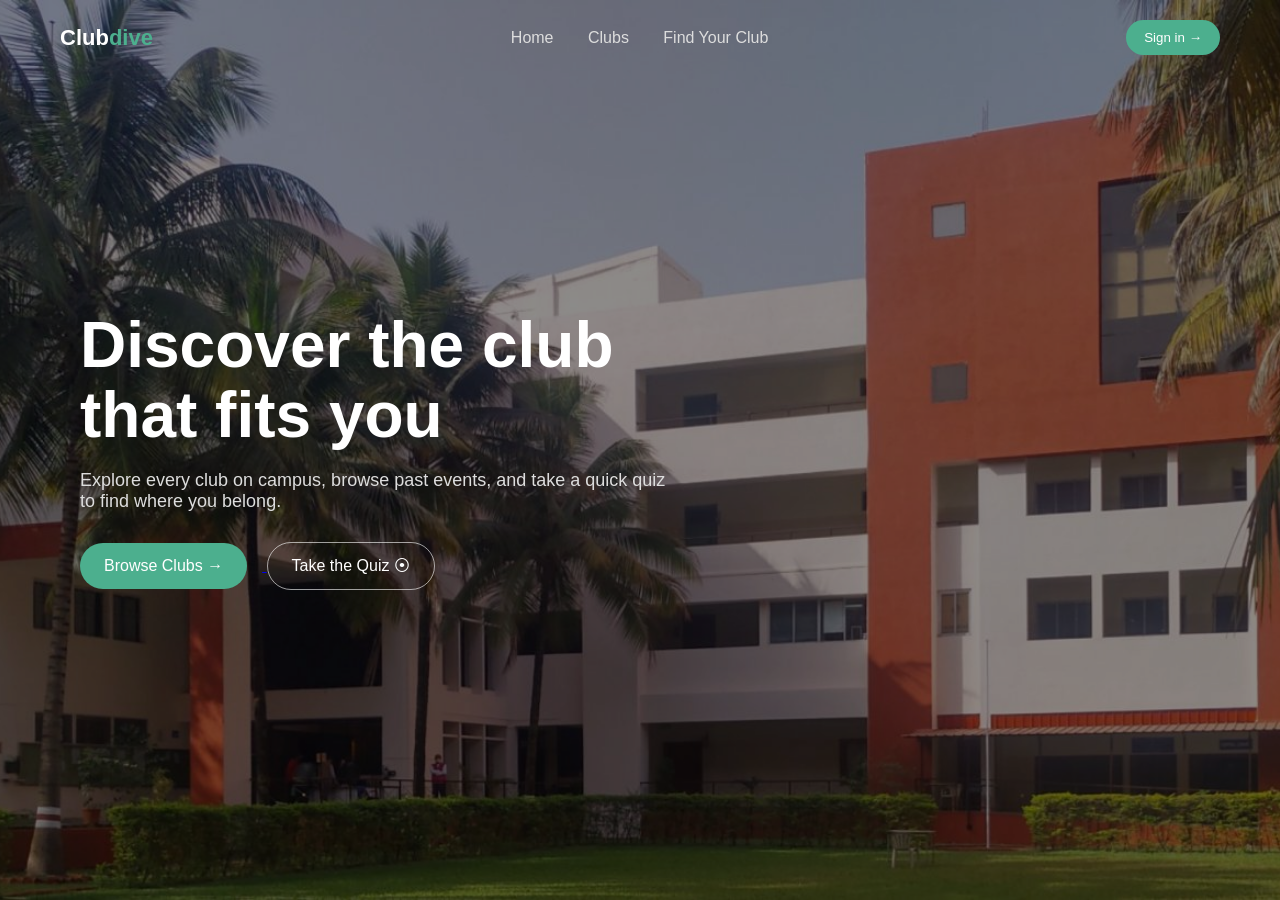
<file: index.html>
<!DOCTYPE html>
<html lang="en">
<head>
  <meta charset="UTF-8">
  <meta name="viewport" content="width=device-width, initial-scale=1.0">
  <title>ClubDive</title>
  <link rel="stylesheet" href="style.css">
</head>
<body>

  <!-- NAVBAR -->
  <header class="navbar">
    <div class="logo">Club<span>dive</span></div>

    <nav class="nav-links">
      <a href="#">Home</a>
      <a href="browse.html">Clubs</a>
      <a href="quiz.html">Find Your Club</a>
    </nav>

    <button class="signin-btn">Sign in →</button>
  </header>

  <!-- HERO SECTION -->
  <section class="hero">
    <div class="overlay"></div>

    <div class="hero-content">
      <h1>Discover the club<br>that fits you</h1>

      <p>
        Explore every club on campus, browse past events, and
        take a quick quiz to find where you belong.
      </p>

      <div class="buttons">
        <a href="browse.html">
  <button class="primary-btn">Browse Clubs →</button>
</a>
       <a href="quiz.html">
  <button class="secondary-btn">Take the Quiz ⦿</button>
</a>
      </div>
    </div>
  </section>

</body>
</html>
</file>
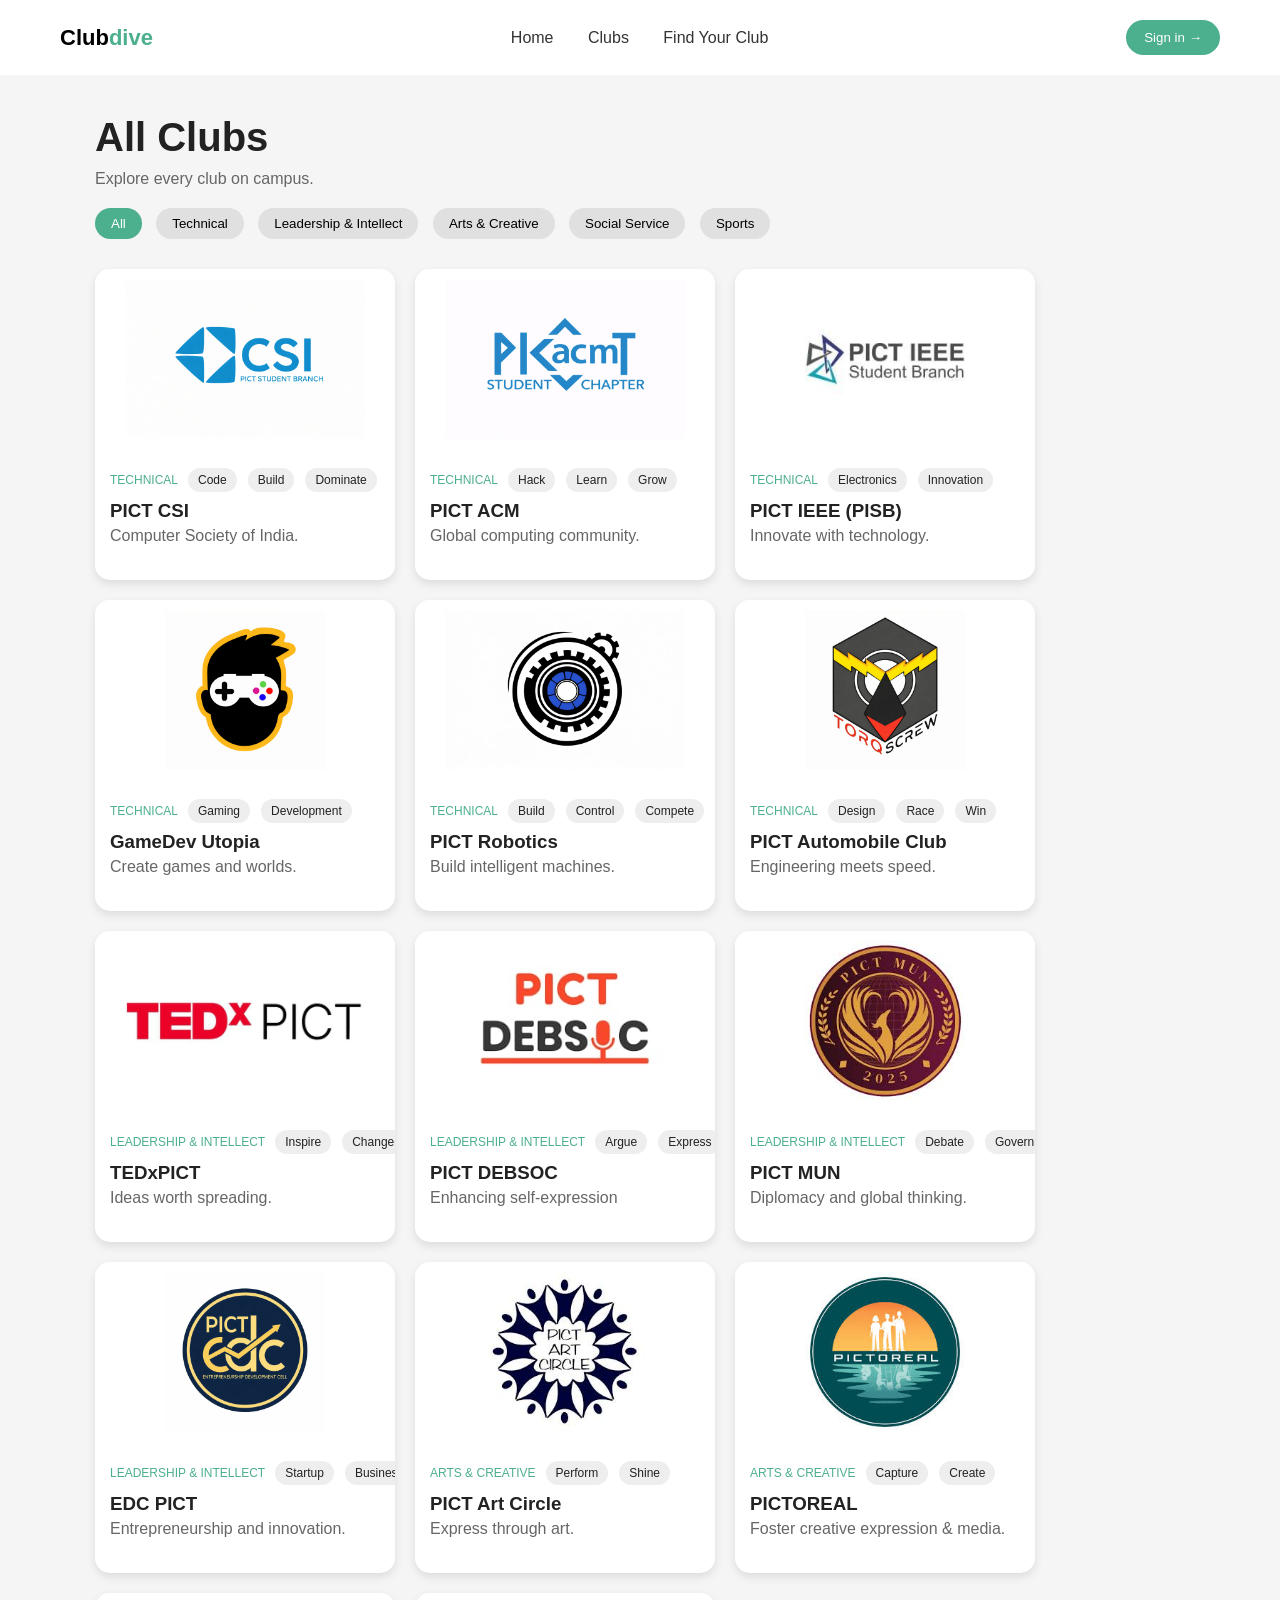
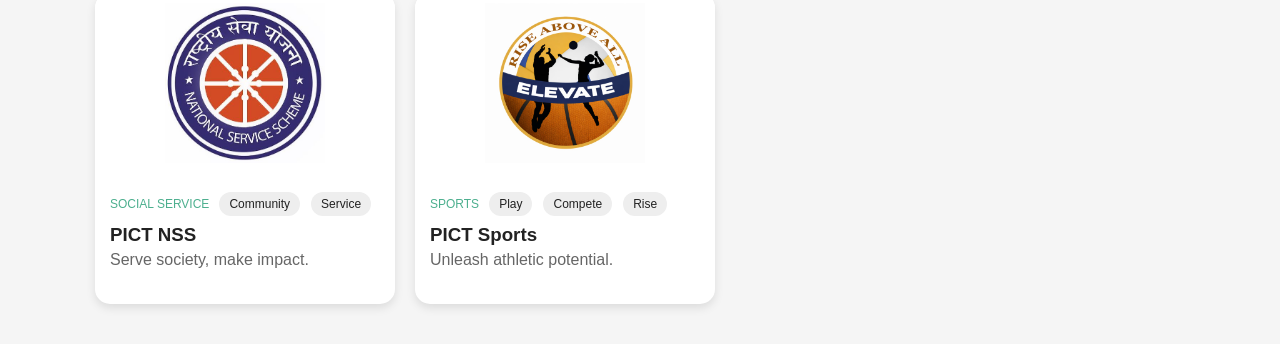
<file: browse.html>
<!DOCTYPE html>
<html lang="en">
<head>
  <meta charset="UTF-8">
  <title>Browse Clubs</title>
  <link rel="stylesheet" href="style.css">
  <link rel="stylesheet" href="browse.css">

  <style>
    body {
      background: #f5f5f5;
      color: #222;
    }

    /* NAVBAR FIX (visible on white bg) */
    .navbar {
      position: static;
      background: white;
      color: black;
    }

    .nav-links a {
      color: #333;
    }

    /* PAGE CONTENT */
    .container {
      padding: 40px 60px;
    }

    h1 {
      font-size: 40px;
      margin-bottom: 10px;
    }

    p {
      color: #666;
      margin-bottom: 20px;
    }

    /* FILTER BUTTONS */
    .filters button {
      padding: 8px 16px;
      margin-right: 10px;
      border-radius: 20px;
      border: none;
      cursor: pointer;
      background: #e0e0e0;
    }

    .filters .active {
      background: #4CAF8E;
      color: white;
    }

    /* CARDS */
    .cards {
      display: flex;
      gap: 20px;
      margin-top: 30px;
      flex-wrap: wrap;
    }

    .card {
      background: white;
      border-radius: 15px;
      width: 300px;
      overflow: hidden;
      box-shadow: 0 4px 10px rgba(0,0,0,0.1);
    }

    .card img {
      width: 100%;
      height: 180px;
      object-fit: cover;
    }

    .card-content {
      padding: 15px;
    }

    .category {
      font-size: 12px;
      color: #4CAF8E;
      text-transform: uppercase;
    }

    .card h3 {
      margin: 5px 0;
    }

    .tags span {
      background: #eee;
      padding: 5px 10px;
      border-radius: 15px;
      font-size: 12px;
      margin-right: 5px;
    }
  </style>
</head>

<body>

  <!-- NAVBAR -->
  <header class="navbar">
    <div class="logo">Club<span>dive</span></div>

    <nav class="nav-links">
      <a href="index.html">Home</a>
      <a href="browse.html">Clubs</a>
      <a href="quiz.html">Find Your Club</a>
    </nav>

    <a href="signin.html">
      <button class="signin-btn">Sign in →</button>
    </a>
  </header>

  <!-- CONTENT -->
  <div class="container">
    <div class="top-section">
    <h1>All Clubs</h1>
    <p>Explore every club on campus.</p>

    <!-- FILTERS -->
    <div class="filters">
  <button class="active" data-category="all">All</button>
  <button data-category="technical">Technical</button>
  <button data-category="leadership">Leadership & Intellect</button>
  <button data-category="arts">Arts & Creative</button>
  <button data-category="social">Social Service</button>
  <button data-category="sports">Sports</button>
</div>
</div> <!-- top-section -->

    <!-- CARDS -->
    <div class="cards">
         <div class="card" data-category="technical"onclick="openClub('csi')">
  <img src="CSI.jpeg">
  <div class="card-content">
    <div class="top-row">
    <div class="category">Technical</div>

    <div class="tags">
      <span>Code</span>
      <span>Build</span>
      <span>Dominate</span>
    </div>
  </div>
    <h3>PICT CSI</h3>
    <p>Computer Society of India.</p>
  </div>
</div>

<div class="card" data-category="technical"onclick="openClub('acm')">
  <img src="ACM.jpeg">
  <div class="card-content">
    <div class="top-row">
    <span class="category">Technical</span>
    <div class="tags">
      <span>Hack</span>
      <span>Learn</span>
      <span>Grow</span>
    </div>
  </div>
    <h3>PICT ACM</h3>
    <p>Global computing community.</p>
  </div>
</div>

<div class="card" data-category="technical"onclick="openClub('ieee')">
  <img src="IEEE.jpeg">
  <div class="card-content">
     <div class="top-row">
    <span class="category">Technical</span>
    <div class="tags">
      <span>Electronics</span>
      <span>Innovation</span>
    </div>
  </div>
    <h3>PICT IEEE (PISB)</h3>
    <p>Innovate with technology.</p>
  </div>
</div>

<div class="card" data-category="technical"onclick="openClub('gamedev')">
  <img src="GAMEDEVUTOPIA.jpeg">
  <div class="card-content">
      <div class="top-row">
    <span class="category">Technical</span>
    <div class="tags">
      <span>Gaming</span>
      <span>Development</span>
    </div>
  </div>
    <h3>GameDev Utopia</h3>
    <p>Create games and worlds.</p>
  </div>
</div>

<div class="card" data-category="technical"onclick="openClub('robotics')">
  <img src="ROBOTICS.jpeg">
  <div class="card-content">
      <div class="top-row">
    <span class="category">Technical</span>
    <div class="tags">
      <span>Build</span>
      <span>Control</span>
      <span>Compete</span>
    </div>
  </div>
    <h3>PICT Robotics</h3>
    <p>Build intelligent machines.</p>
  </div>
</div>

<div class="card" data-category="technical"onclick="openClub('auto')">
  <img src="AUTOMOBILE.jpeg">
  <div class="card-content">
      <div class="top-row">
    <span class="category">Technical</span>
    <div class="tags">
      <span>Design</span>
      <span>Race</span>
      <span>Win</span>
    </div>
  </div>
    <h3>PICT Automobile Club</h3>
    <p>Engineering meets speed.</p>
  </div>
</div>

<div class="card" data-category="leadership"onclick="openClub('tedx')">
  <img src="TEDX.jpeg">
  <div class="card-content">
     <div class="top-row">
    <span class="category">Leadership & Intellect</span>
    <div class="tags">
      <span>Inspire</span>
      <span>Change</span>
    </div>
  </div>
    <h3>TEDxPICT</h3>
    <p>Ideas worth spreading.</p>
  </div>
</div>

<div class="card" data-category="leadership"onclick="openClub('debate')">
  <img src="DEBSOC.jpeg">
  <div class="card-content">
  <div class="top-row">
    <span class="category">Leadership & Intellect</span>
    <div class="tags">
      <span>Argue</span>
      <span>Express</span>
    </div>
  </div>
    <h3>PICT DEBSOC</h3>
    <p>Enhancing self-expression</p>
  </div>
</div>

<div class="card" data-category="leadership"onclick="openClub('mun')">
  <img src="MUN.jpeg">
  <div class="card-content">
  <div class="top-row">
    <span class="category">Leadership & Intellect</span>
    <div class="tags">
      <span>Debate</span>
      <span>Govern</span>
    
    </div>
  </div>
    <h3>PICT MUN</h3>
    <p>Diplomacy and global thinking.</p>
  </div>
</div>

<div class="card" data-category="leadership"onclick="openClub('edc')">
  <img src="EDC.jpeg">
  <div class="card-content">
   <div class="top-row">
    <span class="category">Leadership & Intellect</span>
    <div class="tags">
      <span>Startup</span>
      <span>Business</span>
    </div>
  </div>
    <h3>EDC PICT</h3>
    <p>Entrepreneurship and innovation.</p>
  </div>
</div>

<div class="card" data-category="arts"onclick="openClub('artcircle')">
  <img src="ARTCIRCLE.jpeg">
  <div class="card-content">
  <div class="top-row">
    <span class="category">Arts & Creative</span>
    <div class="tags">
      <span>Perform</span>
      <span>Shine</span>
    </div>
  </div>
    <h3>PICT Art Circle</h3>
    <p>Express through art.</p>
  </div>
</div>

<div class="card" data-category="arts"onclick="openClub('pictoreal')">
  <img src="PICTOREAL.jpeg">
  <div class="card-content">
  <div class="top-row">
    <span class="category">Arts & Creative</span>
    <div class="tags">
      <span>Capture</span>
      <span>Create</span>
    
    </div>
  </div>
    <h3>PICTOREAL</h3>
    <p>Foster creative expression & media.</p>
  </div>
</div>

<div class="card" data-category="social"onclick="openClub('nss')">
  <img src="NSS.jpeg">
  <div class="card-content">
  <div class="top-row">
    <span class="category">Social Service</span>
    <div class="tags">
      <span>Community</span>
      <span>Service</span>
     
    </div>
  </div>
    <h3>PICT NSS</h3>
    <p>Serve society, make impact.</p>
  </div>
</div>

<div class="card" data-category="sports"onclick="openClub('sports')">
  <img src="SPORTS.jpeg">
  <div class="card-content">
  <div class="top-row">
    <span class="category">Sports</span>
    <div class="tags">
      <span>Play</span>
      <span>Compete</span>
      <span>Rise</span>
    </div>
  </div>
    <h3>PICT Sports</h3>
    <p>Unleash athletic potential. </p>
  </div>
</div>

  </div>
<script src="browse.js"></script>
</body>
</html>
</file>
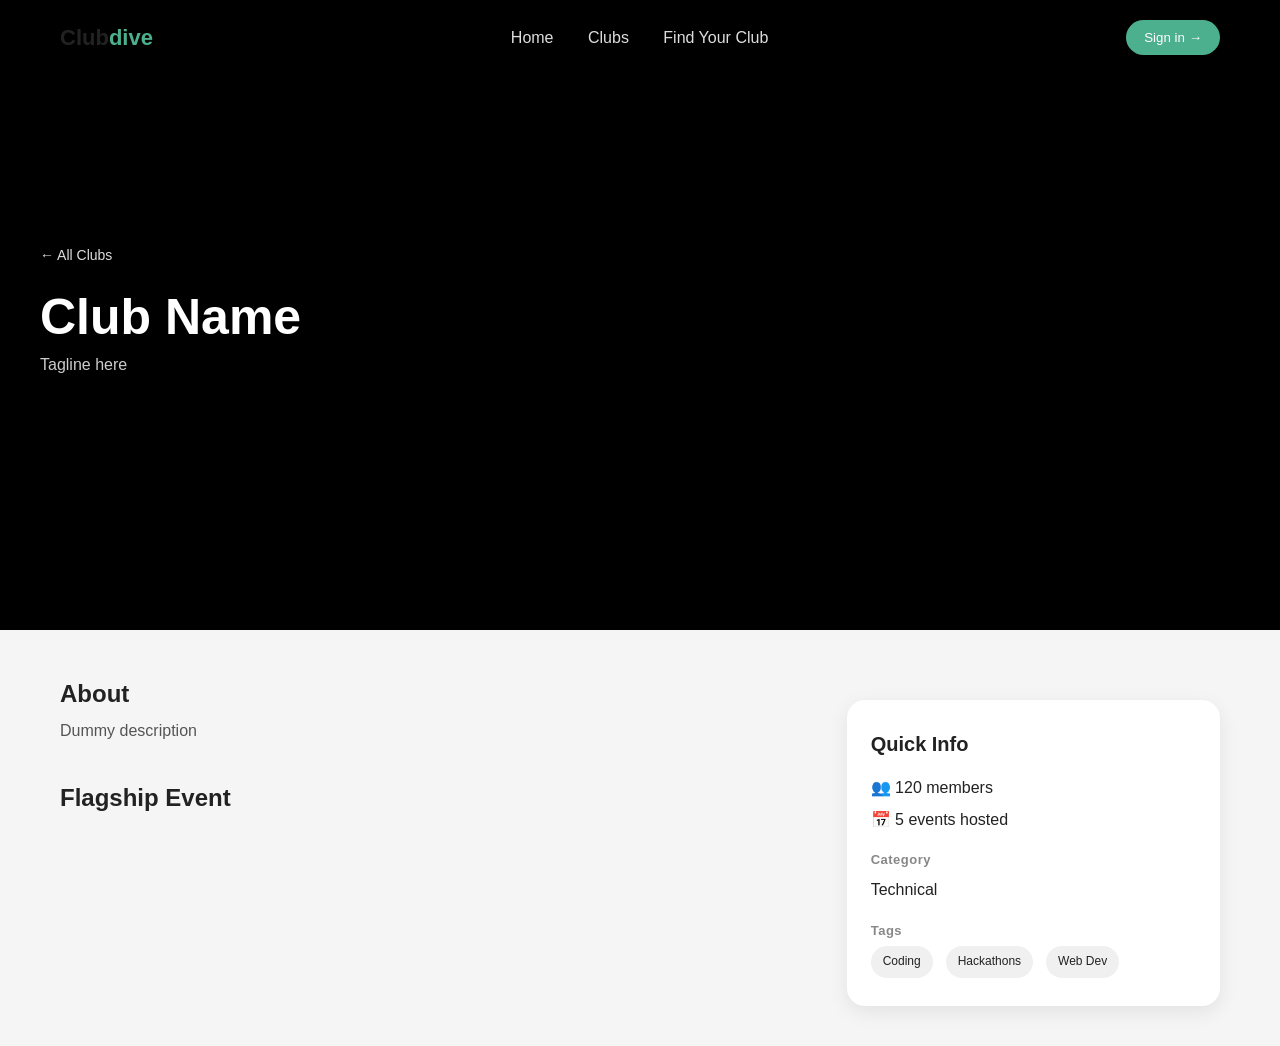
<file: club.html>
<!DOCTYPE html>
<html lang="en">
<head>
  <meta charset="UTF-8">
  <title>Club Details</title>

  <link rel="stylesheet" href="style.css">
  <link rel="stylesheet" href="club.css">
</head>

<body>

<!-- NAVBAR -->
<header class="navbar">
  <div class="logo">Club<span>dive</span></div>

  <nav class="nav-links">
    <a href="index.html">Home</a>
    <a href="browse.html">Clubs</a>
    <a href="quiz.html">Find Your Club</a>
  </nav>

  <button class="signin-btn">Sign in →</button>
</header>

<!-- HERO -->
<div class="club-hero">
  <div class="overlay"></div>

  <div class="hero-text">
    <a href="browse.html" class="back">← All Clubs</a>
    <h1 id="club-name">Club Name</h1>
    <p id="club-tagline">Tagline here</p>
  </div>
</div>

<!-- MAIN CONTENT -->
<div class="club-container">

  <!-- LEFT -->
  <div class="left">

    <h2>About</h2>
    <p id="club-about">
      Dummy description
    </p>

    <h2>Flagship Event</h2>
<div id="events-container"></div>


    
  </div>

  <!-- RIGHT -->
  <div class="right">

    <div class="info-box">
      <h3>Quick Info</h3>
      <p>👥 120 members</p>
      <p>📅 5 events hosted</p>

      <h4>Category</h4>
      <p id="club-category">Technical</p>

      <h4>Tags</h4>
      <div class="tags">
        <span>Coding</span>
        <span>Hackathons</span>
        <span>Web Dev</span>
      </div>
    </div>

  </div>

</div>

<script src="club.js"></script>
</body>
</html>
</file>
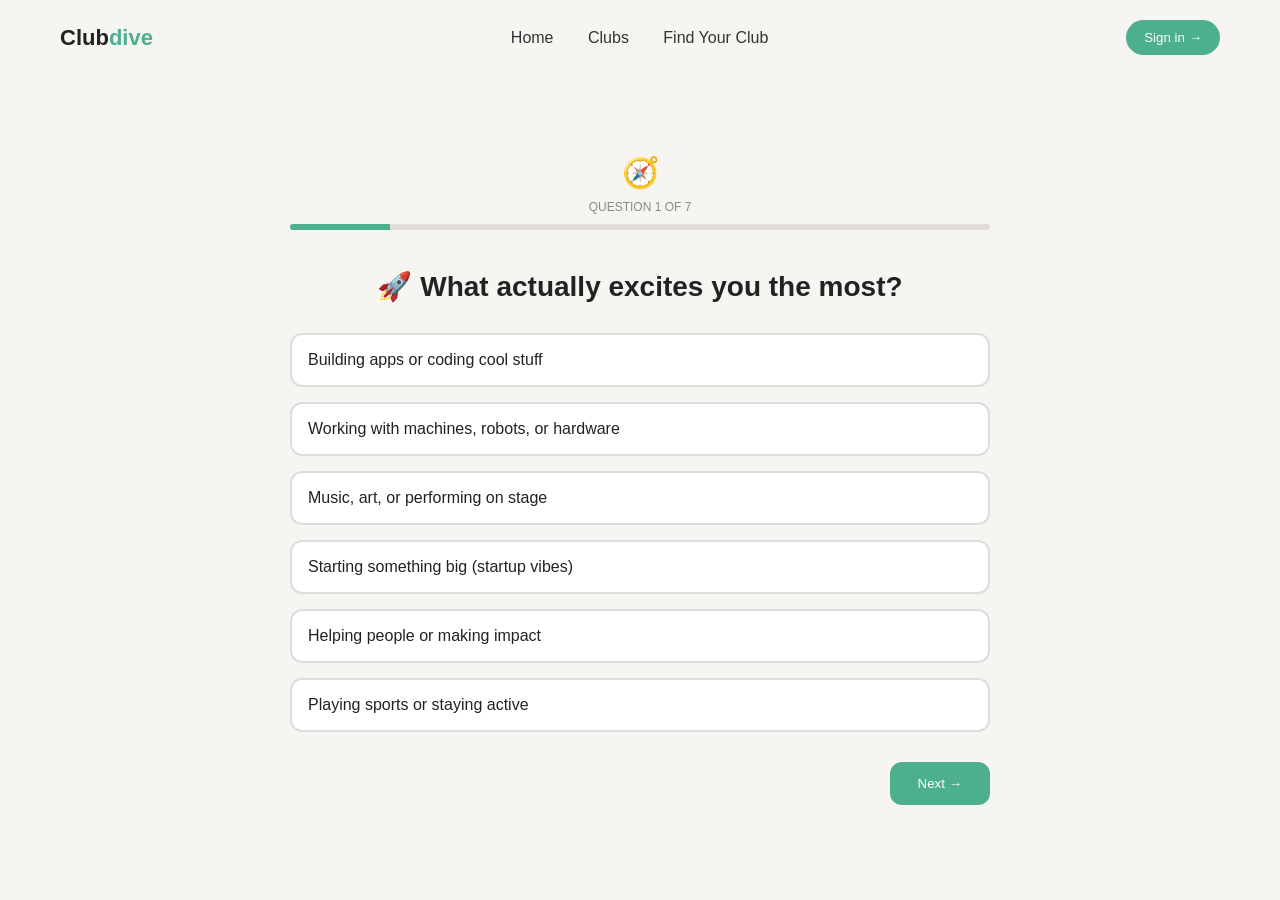
<file: quiz.html>
<!DOCTYPE html>
<html lang="en">
<head>
  <meta charset="UTF-8">
  <title>Find Your Club</title>

  <link rel="stylesheet" href="style.css">
  <link rel="stylesheet" href="quiz.css">
</head>

<body>

<header class="navbar">
  <div class="logo">Club<span>dive</span></div>

  <nav class="nav-links">
    <a href="index.html">Home</a>
    <a href="browse.html">Clubs</a>
    <a href="quiz.html" >Find Your Club</a>
  </nav>

  <button class="signin-btn">Sign in →</button>
</header>

<div class="quiz-container show">

  <div class="quiz-icon">🧭</div>

  <p class="progress-text">QUESTION 1 OF 7</p>

  <div class="progress-bar">
    <div class="progress-fill"></div>
  </div>

  <h1></h1>

  <div class="options"></div>

  <button class="next-btn">Next →</button>

</div>

<script src="quiz.js"></script>

</body>
</html>
</file>
<file: style.css>
* {
  margin: 0;
  padding: 0;
  box-sizing: border-box;
  font-family: "Segoe UI", sans-serif;
}

body {
  color: white;
}

/* NAVBAR */
.navbar {
  position: absolute;
  top: 0;
  width: 100%;
  padding: 20px 60px;
  display: flex;
  justify-content: space-between;
  align-items: center;
  z-index: 2;
}

.logo {
  font-size: 22px;
  font-weight: bold;
}

.logo span {
  color: #4CAF8E;
}

.nav-links a {
  margin: 0 15px;
  text-decoration: none;
  color: #ddd;
  font-weight: 500;
}

.nav-links a:hover {
  color: white;
}

.signin-btn {
  background-color: #4CAF8E;
  border: none;
  padding: 10px 18px;
  border-radius: 20px;
  color: white;
  cursor: pointer;
}

/* HERO */
.hero {
  height: 100vh;
  background: url('image.png')
              no-repeat center/cover;
  position: relative;
  display: flex;
  align-items: center;
  padding: 0 80px;
}

/* DARK OVERLAY */
.overlay {
  position: absolute;
  width: 100%;
  height: 100%;
  background: rgba(0,0,0,0.45);
  top: 0;
  left: 0;
}

/* CONTENT */
.hero-content {
  position: relative;
  max-width: 600px;
}

.hero h1 {
  font-size: 64px;
  font-weight: 700;
  line-height: 1.1;
}

.hero p {
  margin-top: 20px;
  font-size: 18px;
  color: #ddd;
}

/* BUTTONS */
.buttons {
  margin-top: 30px;
}

.primary-btn {
  background-color: #4CAF8E;
  border: none;
  padding: 14px 24px;
  border-radius: 30px;
  color: white;
  font-size: 16px;
  margin-right: 15px;
  cursor: pointer;
}

.secondary-btn {
  background: transparent;
  border: 1px solid rgba(255,255,255,0.6);
  padding: 14px 24px;
  border-radius: 30px;
  color: white;
  font-size: 16px;
  cursor: pointer;
}

/* RESPONSIVE */
@media (max-width: 768px) {
  .hero {
    padding: 0 30px;
  }

  .hero h1 {
    font-size: 40px;
  }

  .navbar {
    padding: 20px;
  }

  .nav-links {
    display: none;
  }
}

.active-link {
  color: #4CAF8E !important;
  font-weight: 600;
}

s
</file>
<file: browse.css>
/* ========================= */
/* BROWSE PAGE ONLY */
/* ========================= */

body {
  background: #f5f5f5;
  color: #222;
}

/* Navbar fix for light bg */
.navbar {
  position: static;
  background: white;
  color: black;
}

/* ACTIVE NAV LINK (clicked page) */
.nav-links a.active-link {
  color: #4CAF8E;
  font-weight: 600;
}

/* HOVER EFFECT (green instead of white) */
.nav-links a:hover {
  color: #4CAF8E;
}

/* Container */
.container {
  padding: 40px 60px;
}

h1 {
  font-size: 40px;
  margin-bottom: 10px;
}

p {
  color: #666;
  margin-bottom: 20px;
}

/* Filters */
.filters button {
  padding: 8px 16px;
  margin-right: 10px;
  border-radius: 20px;
  border: none;
  cursor: pointer;
  background: #e0e0e0;
}

.filters .active {
  background: #4CAF8E;
  color: white;
}

/* Cards */

.cards {
  display: flex;
  flex-wrap: wrap;
  justify-content: flex-start; /* 🔥 key line */
  gap: 50px;
  margin-top: 30px;
  padding-left: 35px;
 
}

.card {
  background: white;
  border-radius: 15px;
  width: 300px;
  overflow: hidden;
  box-shadow: 0 4px 10px rgba(0,0,0,0.1);
  transition: 0.3s;
}

.card:hover {
  transform: translateY(-5px);
}

.card img {
  width: 100%;
  height: 180px !important;
  object-fit: contain !important;
  object-position: center;
  background: white;
  padding: 10px; /* gives breathing space for logo */
}

.card-content {
  padding: 15px;
}

.category {
  font-size: 12px;
  color: #4CAF8E;
  text-transform: uppercase;
}

.card h3 {
  margin: 5px 0;
}

.tags span {
  background: #eee;
  padding: 5px 10px;
  border-radius: 15px;
  font-size: 12px;
  margin-right: 5px;
}

.top-row {
  display: flex;
  align-items: center;
  gap: 10px;   /* spacing between category & tags */
  margin-bottom: 8px;
}

.category {
  font-size: 12px;
  color: #4CAF8E;
  text-transform: uppercase;
  white-space: nowrap;
}

.tags {
  display: flex;
  gap: 6px;
}

.tags span {
  background: #eee;
  padding: 4px 10px;
  border-radius: 15px;
  font-size: 12px;
}

.container {
  padding: 40px 40px; /* reduce side padding */
}

.top-section {
  max-width: 1300px;
  margin: 0 auto;
  padding-left: 15px;
  margin-left: 20px;
}
</file>
<file: club.css>
body {
  background: #f5f5f5;
  color: #222;
}

/* HERO */
.club-hero {
  height: 300px;
  background: url("https://picsum.photos/1200/400") center/cover;
  position: relative;
  display: flex;
  align-items: center;
  padding: 40px;
}

.club-hero .overlay {
  position: absolute;
  inset: 0;
  background: rgba(0,0,0,0.5);
}

.hero-text {
  position: relative;
  color: white;
}

.back {
  color: #ddd;
  text-decoration: none;
  font-size: 14px;
  display: inline-block;
  margin-bottom: 5px;   /* reduce space below */
  transform: translateY(-10px); /* 🔥 moves it upward */
}

.hero-text h1 {
  font-size: 50px;
  margin: 10px 0;
}

.hero-text p {
  color: #ccc;
}

/* LAYOUT */
.club-container {
  display: flex;
  gap: 40px;
  padding: 20px 60px 40px;
  margin-top: -10px;
}

.left {
  flex: 2;
}

.right {
  flex: 1;
}

/* ABOUT */
.left h2 {
  margin: 20px 0 10px;
}

/* EVENTS */
.event-card {
  display: flex;
  gap: 20px;
  background: white;
  border-radius: 15px;
  padding: 15px;
  margin-top: 20px;
  box-shadow: 0 4px 10px rgba(0,0,0,0.1);
}

.event-card img {
  width: 150px;
  border-radius: 10px;
}

.date {
  color: #4CAF8E;
  font-size: 14px;
}

/* RIGHT BOX */
.info-box {
  background: white;
  padding: 20px;
  border-radius: 15px;
  box-shadow: 0 4px 10px rgba(0,0,0,0.1);
}

.info-box h3 {
  margin-bottom: 10px;
}

.info-box h4 {
  margin-top: 15px;
  font-size: 14px;
  color: #888;
}

.tags span {
  background: #eee;
  padding: 6px 10px;
  border-radius: 15px;
  margin-right: 5px;
  font-size: 12px;
}

.right {
  flex: 1;
  margin-top: 60px; /* ✅ pushes it down to align with About */
}

.left h2 {
  margin-top: 40px;
  margin-bottom: 10px;
}

.left p {
  color: #555;
  line-height: 1.6;
}

.event-card {
  display: flex;
  align-items: center; /* ✅ FIX vertical alignment */
  gap: 20px;
  background: white;
  border-radius: 15px;
  padding: 15px;
  margin-top: 20px;
  box-shadow: 0 4px 10px rgba(0,0,0,0.1);
}

.club-hero {
  height: 450px; /* cleaner like your screenshot */
}

.info-box {
  background: white;
  padding: 28px 24px; /* 🔥 more vertical space */
  border-radius: 18px;
  box-shadow: 0 6px 20px rgba(0,0,0,0.08);
  line-height: 1.6;
}

.info-box p {
  margin: 6px 0;
  display: flex;
  align-items: center;
  gap: 8px; /* spacing between icon & text */
}

.info-box h3 {
  margin-bottom: 15px;
  font-size: 20px;
}

.info-box h4 {
  margin-top: 18px;
  margin-bottom: 5px;
  font-size: 13px;
  color: #888;
  letter-spacing: 0.5px;
}

.tags {
  display: flex;
  flex-wrap: wrap;
  gap: 8px;
  margin-top: 5px;
}

.tags span {
  background: #f0f0f0;
  padding: 6px 12px;
  border-radius: 20px;
  font-size: 12px;
}

.info-box {
  min-height: 260px; /* 🔥 makes it visually taller */
}

.club-hero {
  height: 50vh; /* adjust as needed */
  background-size: contain;   /* 🔥 shows full image */
  background-position: center;
  background-repeat: no-repeat;
  background-color: black; /* fills empty space nicely */
  
  position: relative;
  display: flex;
  align-items: center;
  padding: 40px;
}

.club-hero {
  height: 70vh;

  background-size: 100% 100%; /* 🔥 stretches image fully */
  background-position: center;
  background-repeat: no-repeat;

  position: relative;
  display: flex;
  align-items: center;
  padding: 40px;
}

.event-card {
  display: flex;
  gap: 20px;
  background: white;
  padding: 18px;
  border-radius: 16px;
  margin-bottom: 20px;
  box-shadow: 0 6px 18px rgba(0,0,0,0.06);
  transition: 0.3s;
}

.event-card:hover {
  transform: translateY(-5px);
}

.event-card img {
  width: 130px;
  height: 95px;
  border-radius: 10px;
  object-fit: cover;
}

.event-info h3 {
  margin: 5px 0;
  font-size: 18px;
}

.event-date {
  color: #4CAF8E;
  font-size: 14px;
}
</file>
<file: quiz.css>
body {
  background: #f7f5f2;
  color: #222;
}

.navbar {
  position: static;
  background: #f7f5f2;
}

.nav-links a {
  color: #333;
}

.nav-links a:hover {
  color: #4CAF8E;
}

.nav-links a.active-link {
  color: #4CAF8E;
  font-weight: 600;
}

.quiz-container {
  max-width: 700px;
  margin: 80px auto;
  text-align: center;
}

/* ICON */
.quiz-icon {
  font-size: 30px;
  color: #4CAF8E;
  margin-bottom: 10px;
}

/* PROGRESS */
.progress-text {
  font-size: 12px;
  color: #888;
}

.progress-bar {
  width: 100%;
  height: 6px;
  background: #e0ddd8;
  border-radius: 10px;
  margin: 10px 0 40px;
  overflow: hidden;
}

.progress-fill {
  height: 100%;
  width: 0%;
  background: #4CAF8E;
  transition: 0.3s;
}

/* QUESTION */
h1 {
  font-size: 28px;
  margin-bottom: 30px;
}

/* OPTIONS */
.options {
  display: flex;
  flex-direction: column;
  gap: 15px;
}

.option {
  padding: 16px;
  border-radius: 12px;
  border: 2px solid #ddd;
  cursor: pointer;
  background: white;
  text-align: left;
  transition: 0.3s;
}

.option:hover {
  border-color: #4CAF8E;
}

.option.active {
  border-color: #4CAF8E;
  background: #eef8f4;
}

/* BUTTON */
.next-btn {
  margin-top: 30px;
  padding: 14px 28px;
  border: none;
  border-radius: 12px;
  background: #4CAF8E;
  color: white;
  cursor: pointer;
  display: block;
  margin-left: auto; /* cleaner alignment */
}
/* ANIMATION */
.fade {
  opacity: 0;
  transform: translateX(20px);
  transition: 0.3s;
}

.show {
  opacity: 1;
  transform: translateX(0);
}
</file>
